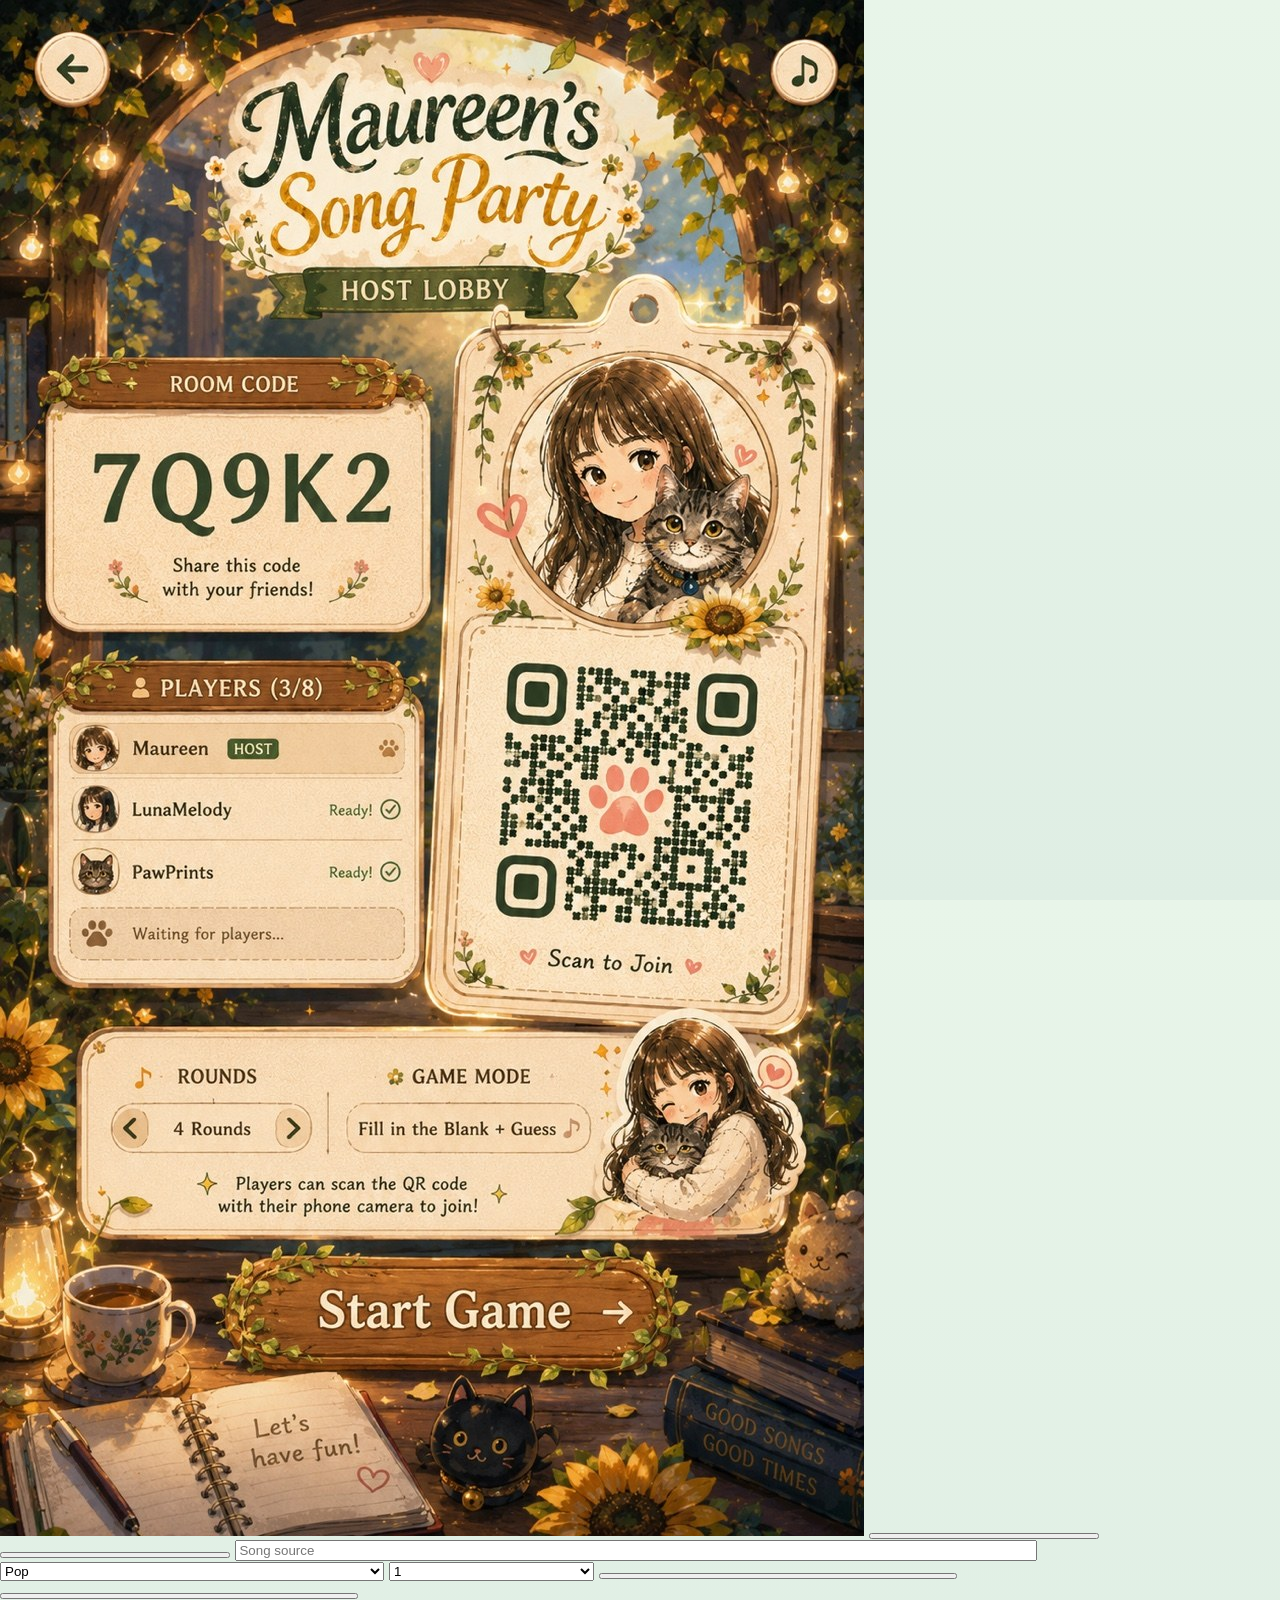
<file: composer.html>
<!doctype html>
<html lang="en">
<head>
  <meta charset="utf-8" />
  <meta name="viewport" content="width=device-width,initial-scale=1" />
  <title>Song Party — Quick Create</title>
  <link rel="stylesheet" href="styles.css">
</head>
<body>
  <main class="artboard" id="composer-artboard">
    <img src="IMG_8340.jpeg" alt="Composer mockup artboard" id="composer-img">

    <!-- Tabs -->
    <button class="hotspot" id="hot-tab-fill" style="top:12%;left:14%;width:18%;height:6%" aria-label="Fill tab"></button>
    <button class="hotspot" id="hot-tab-guess" style="top:12%;left:34%;width:18%;height:6%" aria-label="Guess tab"></button>

    <!-- Inputs (styled to blend in). These are positioned over the mockup fields. -->
    <input id="input-song-source" class="invisible-input" style="top:28%;left:12%;width:62%;height:6%" placeholder="Song source" aria-label="Song source">
    <select id="select-genre" class="invisible-input" style="top:36%;left:12%;width:30%;height:6%" aria-label="Genre">
      <option value="pop">Pop</option>
      <option value="rock">Rock</option>
      <option value="hiphop">Hip Hop</option>
    </select>
    <select id="select-blanks" class="invisible-input" style="top:36%;left:44%;width:16%;height:6%" aria-label="Number of blanks">
      <option value="1">1</option>
      <option value="2">2</option>
      <option value="3">3</option>
    </select>

    <!-- Action hotspots that look invisible but are clickable over existing mockup buttons -->
    <button class="hotspot" id="hot-auto-create" style="top:60%;left:12%;width:28%;height:10%" aria-label="Auto Create"></button>
    <button class="hotspot" id="hot-save-round" style="top:60%;left:42%;width:28%;height:10%" aria-label="Save Round"></button>

  </main>

  <script src="musicLibrary.js"></script>
  <script src="app.js"></script>
</body>
</html>
</file>
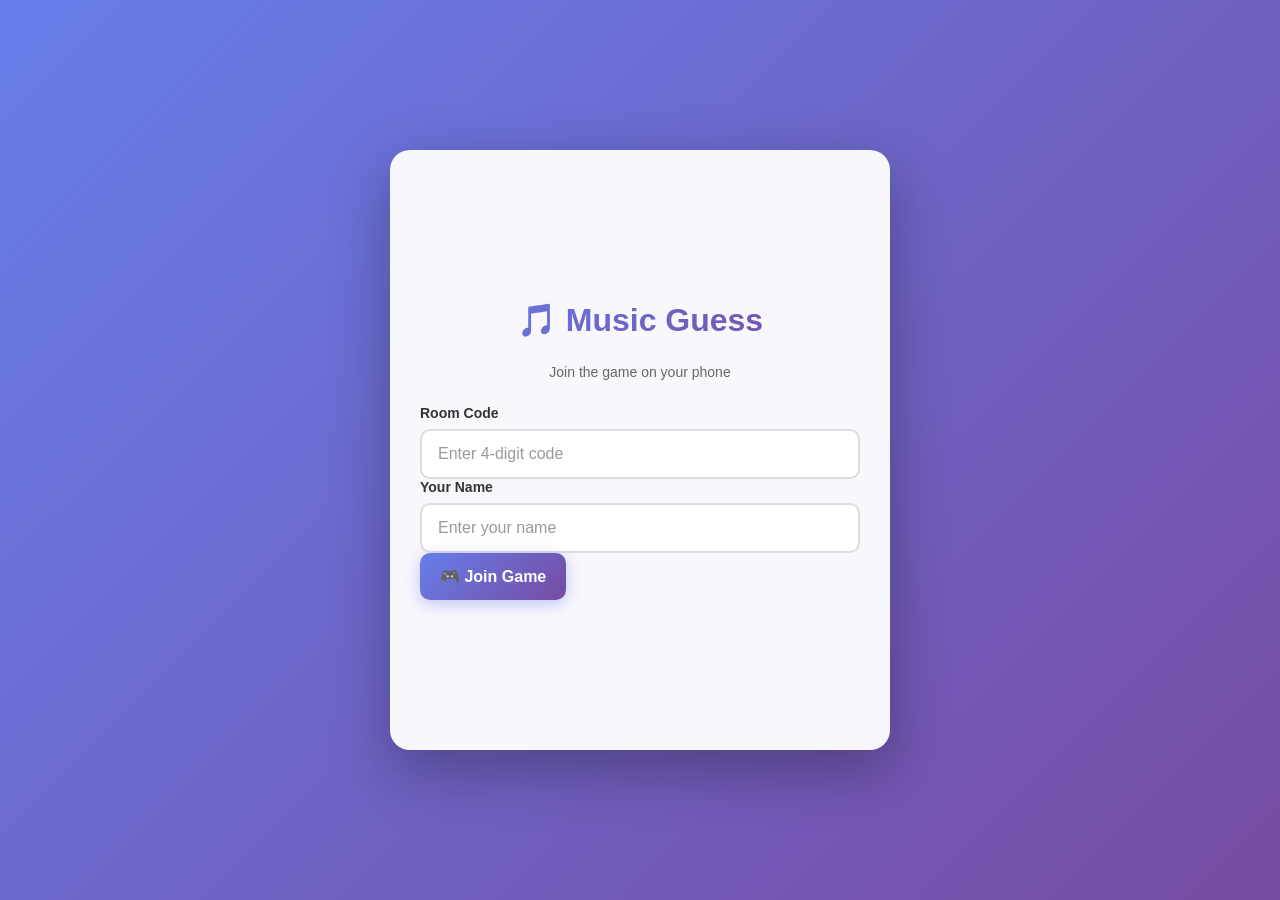
<file: public/controller.html>
<!DOCTYPE html>
<html lang="en">
<head>
    <meta charset="UTF-8">
    <meta name="viewport" content="width=device-width, initial-scale=1.0">
    <title>🎵 Music Guess - Player Controller</title>
    <style>
        * {
            margin: 0;
            padding: 0;
            box-sizing: border-box;
        }

        body {
            font-family: 'Segoe UI', Tahoma, Geneva, Verdana, sans-serif;
            background: linear-gradient(135deg, #667eea 0%, #764ba2 100%);
            min-height: 100vh;
            display: flex;
            justify-content: center;
            align-items: center;
            color: #333;
            padding: 10px;
        }

        .controller-container {
            width: 100%;
            max-width: 500px;
            background: rgba(255, 255, 255, 0.95);
            border-radius: 20px;
            box-shadow: 0 20px 60px rgba(0, 0, 0, 0.3);
            overflow: hidden;
            display: flex;
            flex-direction: column;
            min-height: 600px;
        }

        /* Login Screen */
        .login-section {
            display: flex;
            flex-direction: column;
            padding: 40px 30px;
            gap: 25px;
            flex: 1;
            justify-content: center;
        }

        .login-section.hidden {
            display: none;
        }

        .login-title {
            text-align: center;
            font-size: 32px;
            font-weight: bold;
            background: linear-gradient(135deg, #667eea, #764ba2);
            -webkit-background-clip: text;
            -webkit-text-fill-color: transparent;
            background-clip: text;
        }

        .login-subtitle {
            text-align: center;
            color: #666;
            font-size: 14px;
        }

        .form-group {
            display: flex;
            flex-direction: column;
            gap: 8px;
        }

        .form-group label {
            font-weight: 600;
            color: #333;
            font-size: 14px;
        }

        .form-group input {
            padding: 14px 16px;
            border: 2px solid #ddd;
            border-radius: 10px;
            font-size: 16px;
            transition: all 0.3s ease;
        }

        .form-group input:focus {
            outline: none;
            border-color: #667eea;
            box-shadow: 0 0 10px rgba(102, 126, 234, 0.3);
        }

        .form-group input::placeholder {
            color: #999;
        }

        .btn {
            padding: 14px 20px;
            border: none;
            border-radius: 10px;
            font-size: 16px;
            font-weight: 600;
            cursor: pointer;
            transition: all 0.3s ease;
        }

        .btn-primary {
            background: linear-gradient(135deg, #667eea, #764ba2);
            color: white;
            box-shadow: 0 4px 15px rgba(102, 126, 234, 0.4);
        }

        .btn-primary:hover:not(:disabled) {
            transform: translateY(-2px);
            box-shadow: 0 6px 20px rgba(102, 126, 234, 0.6);
        }

        .btn:disabled {
            opacity: 0.5;
            cursor: not-allowed;
            transform: none;
        }

        .error-message {
            color: #d32f2f;
            font-size: 14px;
            text-align: center;
            background: #ffebee;
            padding: 10px;
            border-radius: 8px;
            display: none;
        }

        .error-message.show {
            display: block;
        }

        /* Game Screen */
        .game-section {
            display: none;
            flex-direction: column;
            padding: 20px;
            gap: 20px;
            flex: 1;
            background: linear-gradient(to bottom, #f5f5f5, #ffffff);
        }

        .game-section.active {
            display: flex;
        }

        .game-header {
            display: flex;
            justify-content: space-between;
            align-items: center;
            padding: 15px;
            background: rgba(102, 126, 234, 0.1);
            border-radius: 10px;
        }

        .player-info {
            display: flex;
            flex-direction: column;
            gap: 5px;
        }

        .player-name {
            font-weight: 600;
            color: #333;
            font-size: 14px;
        }

        .player-score {
            font-size: 20px;
            font-weight: bold;
            color: #667eea;
        }

        .round-badge {
            background: linear-gradient(135deg, #667eea, #764ba2);
            color: white;
            padding: 8px 12px;
            border-radius: 8px;
            font-size: 12px;
            font-weight: 600;
        }

        .question-area {
            text-align: center;
            padding: 15px;
            background: rgba(102, 126, 234, 0.05);
            border-radius: 10px;
        }

        .question-text {
            font-size: 14px;
            color: #666;
            margin-bottom: 10px;
        }

        .question-title {
            font-size: 18px;
            font-weight: bold;
            color: #333;
        }

        /* Answer Buttons Grid */
        .answers-grid {
            display: grid;
            grid-template-columns: 1fr 1fr;
            gap: 12px;
            flex: 1;
        }

        .answer-btn {
            padding: 40px 20px;
            border: none;
            border-radius: 12px;
            font-size: 14px;
            font-weight: 600;
            cursor: pointer;
            transition: all 0.2s ease;
            display: flex;
            flex-direction: column;
            align-items: center;
            justify-content: center;
            gap: 8px;
            text-align: center;
            position: relative;
            overflow: hidden;
            min-height: 120px;
        }

        .answer-btn::before {
            content: '';
            position: absolute;
            top: 50%;
            left: 50%;
            width: 0;
            height: 0;
            border-radius: 50%;
            background: rgba(255, 255, 255, 0.3);
            transform: translate(-50%, -50%);
            transition: width 0.6s, height 0.6s;
        }

        .answer-btn:active::before {
            width: 300px;
            height: 300px;
        }

        .answer-btn-label {
            font-size: 12px;
            opacity: 0.8;
            position: relative;
            z-index: 1;
        }

        .answer-btn-text {
            font-size: 13px;
            position: relative;
            z-index: 1;
        }

        .answer-btn-a {
            background: linear-gradient(135deg, #FF6B6B, #EE5A6F);
            color: white;
        }

        .answer-btn-b {
            background: linear-gradient(135deg, #4ECDC4, #44A08D);
            color: white;
        }

        .answer-btn-c {
            background: linear-gradient(135deg, #FFD93D, #FBAF41);
            color: white;
        }

        .answer-btn-d {
            background: linear-gradient(135deg, #95E1D3, #6BCB77);
            color: white;
        }

        .answer-btn:hover:not(:disabled) {
            transform: scale(1.05);
            box-shadow: 0 8px 20px rgba(0, 0, 0, 0.2);
        }

        .answer-btn:active:not(:disabled) {
            transform: scale(0.98);
        }

        .answer-btn:disabled {
            opacity: 0.5;
            cursor: not-allowed;
            transform: none;
        }

        /* Result Screen */
        .result-screen {
            display: none;
            flex-direction: column;
            gap: 15px;
            padding: 20px;
        }

        .result-screen.active {
            display: flex;
        }

        .result-message {
            text-align: center;
            padding: 20px;
            border-radius: 10px;
            font-size: 18px;
            font-weight: bold;
        }

        .result-correct {
            background: #C8E6C9;
            color: #2E7D32;
        }

        .result-incorrect {
            background: #FFCDD2;
            color: #C62828;
        }

        .result-points {
            text-align: center;
            font-size: 32px;
            font-weight: bold;
            color: #667eea;
        }

        .waiting-message {
            text-align: center;
            padding: 30px;
            color: #666;
            font-size: 16px;
        }

        .mini-leaderboard {
            background: rgba(255, 255, 255, 0.9);
            border-radius: 10px;
            padding: 15px;
            max-height: 200px;
            overflow-y: auto;
        }

        .leaderboard-item {
            display: flex;
            justify-content: space-between;
            padding: 8px;
            margin: 4px 0;
            background: linear-gradient(135deg, #667eea20, #764ba220);
            border-radius: 6px;
            font-size: 13px;
        }

        .leaderboard-name {
            font-weight: 600;
        }

        .leaderboard-score {
            font-weight: bold;
            color: #667eea;
        }

        .waiting-animation {
            text-align: center;
            font-size: 40px;
            animation: bounce 1.5s infinite;
        }

        @keyframes bounce {
            0%, 100% { transform: translateY(0); }
            50% { transform: translateY(-10px); }
        }

        @media (max-width: 480px) {
            .controller-container {
                border-radius: 15px;
                min-height: 100vh;
            }

            .answer-btn {
                min-height: 100px;
                padding: 30px 15px;
            }

            .game-header {
                font-size: 12px;
            }
        }
    </style>
</head>
<body>
    <div class="controller-container">
        <!-- LOGIN SECTION -->
        <div class="login-section" id="loginSection">
            <div class="login-title">🎵 Music Guess</div>
            <div class="login-subtitle">Join the game on your phone</div>

            <form onsubmit="handleLogin(event)">
                <div class="form-group">
                    <label for="roomCodeInput">Room Code</label>
                    <input 
                        type="text" 
                        id="roomCodeInput" 
                        placeholder="Enter 4-digit code"
                        maxlength="4"
                        inputmode="numeric"
                        required
                    >
                </div>

                <div class="form-group">
                    <label for="playerNameInput">Your Name</label>
                    <input 
                        type="text" 
                        id="playerNameInput" 
                        placeholder="Enter your name"
                        maxlength="20"
                        required
                    >
                </div>

                <div class="error-message" id="errorMessage"></div>

                <button type="submit" class="btn btn-primary" id="joinBtn">
                    🎮 Join Game
                </button>
            </form>
        </div>

        <!-- GAME SECTION -->
        <div class="game-section" id="gameSection">
            <!-- Header -->
            <div class="game-header">
                <div class="player-info">
                    <div class="player-name" id="displayName">Player</div>
                    <div class="player-score">
                        <span id="playerScore">0</span> pts
                    </div>
                </div>
                <div class="round-badge" id="roundBadge">Round 1/5</div>
            </div>

            <!-- Question Area -->
            <div class="question-area" id="questionArea" style="display: none;">
                <div class="question-text">Which song is this?</div>
                <div class="question-title" id="questionTitle">Listening...</div>
            </div>

            <!-- Answer Buttons -->
            <div class="answers-grid" id="answersGrid" style="display: none;">
                <button class="answer-btn answer-btn-a" onclick="submitAnswer(0)" id="btnA">
                    <span class="answer-btn-label">A</span>
                    <span class="answer-btn-text" id="optionA">Option A</span>
                </button>
                <button class="answer-btn answer-btn-b" onclick="submitAnswer(1)" id="btnB">
                    <span class="answer-btn-label">B</span>
                    <span class="answer-btn-text" id="optionB">Option B</span>
                </button>
                <button class="answer-btn answer-btn-c" onclick="submitAnswer(2)" id="btnC">
                    <span class="answer-btn-label">C</span>
                    <span class="answer-btn-text" id="optionC">Option C</span>
                </button>
                <button class="answer-btn answer-btn-d" onclick="submitAnswer(3)" id="btnD">
                    <span class="answer-btn-label">D</span>
                    <span class="answer-btn-text" id="optionD">Option D</span>
                </button>
            </div>

            <!-- Result Screen -->
            <div class="result-screen" id="resultScreen">
                <div class="result-message" id="resultMessage">Correct! 🎉</div>
                <div class="result-points" id="resultPoints">+100 pts</div>
                <div class="waiting-message">Waiting for next round...</div>
            </div>

            <!-- Waiting Screen -->
            <div class="waiting-message" id="waitingMessage" style="display: none;">
                <div class="waiting-animation">🎵</div>
                <p>Waiting for the screen to start...</p>
            </div>

            <!-- Mini Leaderboard -->
            <div class="mini-leaderboard" id="miniLeaderboard" style="display: none;">
                <div style="font-weight: 600; margin-bottom: 8px; text-align: center;">Live Scores</div>
                <div id="leaderboardContent"></div>
            </div>
        </div>
    </div>

    <script src="https://cdn.socket.io/4.5.4/socket.io.min.js"></script>
    <script>
        // ============ SOCKET.IO SETUP ============
        const socket = io();
        let playerId = '';
        let playerName = '';
        let playerScore = 0;
        let hasAnswered = false;
        let currentRound = 0;
        let totalRounds = 0;

        // ============ EVENTS ============
        socket.on('connect', () => {
            console.log('✅ Connected to server');
        });

        socket.on('round-started', (data) => {
            console.log('🎮 Round started');
            hasAnswered = false;
            currentRound++;

            document.getElementById('questionArea').style.display = 'block';
            document.getElementById('answersGrid').style.display = 'grid';
            document.getElementById('resultScreen').classList.remove('active');
            document.getElementById('waitingMessage').style.display = 'none';
            document.getElementById('miniLeaderboard').style.display = 'none';

            document.getElementById('questionTitle').textContent = data.question.title;
            document.getElementById('roundBadge').textContent = `Round ${currentRound}/${totalRounds}`;

            // Set answer options
            const options = data.question.options;
            document.getElementById('optionA').textContent = options[0] || 'A';
            document.getElementById('optionB').textContent = options[1] || 'B';
            document.getElementById('optionC').textContent = options[2] || 'C';
            document.getElementById('optionD').textContent = options[3] || 'D';

            // Enable all buttons
            ['A', 'B', 'C', 'D'].forEach(letter => {
                document.getElementById(`btn${letter}`).disabled = false;
            });
        });

        socket.on('leaderboard-update', (data) => {
            updateMiniLeaderboard(data.leaderboard);
        });

        socket.on('answer-revealed', (data) => {
            console.log('✓ Answer revealed');
            document.getElementById('questionArea').style.display = 'none';
            document.getElementById('answersGrid').style.display = 'none';
            document.getElementById('miniLeaderboard').style.display = 'block';
            document.getElementById('resultScreen').classList.add('active');

            updateMiniLeaderboard(data.leaderboard);
        });

        socket.on('game-finished', (data) => {
            console.log('🎉 Game finished');
            document.getElementById('gameSection').innerHTML = `
                <div style="flex: 1; display: flex; flex-direction: column; justify-content: center; align-items: center; gap: 20px;">
                    <div style="font-size: 48px;">🎉</div>
                    <div style="font-size: 32px; font-weight: bold; color: #333;">Game Over!</div>
                    <div style="font-size: 28px; font-weight: bold; color: #667eea;">${playerScore} points</div>
                    <div style="font-size: 14px; color: #666; text-align: center;">Thanks for playing!</div>
                </div>
            `;
        });

        socket.on('game-ended', () => {
            location.reload();
        });

        socket.on('disconnect', () => {
            console.log('❌ Disconnected from server');
        });

        // ============ FUNCTIONS ============

        function handleLogin(event) {
            event.preventDefault();

            const roomCode = document.getElementById('roomCodeInput').value.trim();
            const name = document.getElementById('playerNameInput').value.trim();

            if (!roomCode || !name) {
                showError('Please enter room code and name');
                return;
            }

            if (roomCode.length !== 4) {
                showError('Room code must be 4 digits');
                return;
            }

            const joinBtn = document.getElementById('joinBtn');
            joinBtn.disabled = true;
            joinBtn.textContent = 'Joining...';

            socket.emit('controller-join', { roomCode, playerName: name }, (result) => {
                if (result.success) {
                    playerId = result.playerId;
                    playerName = name;
                    playerScore = 0;

                    document.getElementById('displayName').textContent = playerName;
                    document.getElementById('playerScore').textContent = '0';

                    document.getElementById('loginSection').classList.add('hidden');
                    document.getElementById('gameSection').classList.add('active');
                    document.getElementById('waitingMessage').style.display = 'block';

                    console.log(`✅ Joined as ${playerName}`);
                } else {
                    showError(result.error || 'Failed to join game');
                    joinBtn.disabled = false;
                    joinBtn.textContent = '🎮 Join Game';
                }
            });
        }

        function submitAnswer(optionIndex) {
            if (hasAnswered) return;

            hasAnswered = true;

            // Disable all buttons
            ['A', 'B', 'C', 'D'].forEach(letter => {
                document.getElementById(`btn${letter}`).disabled = true;
            });

            socket.emit('submit-answer', { selectedOptionIndex: optionIndex }, (result) => {
                if (result.success) {
                    console.log(`✓ Answer submitted: ${result.isCorrect ? 'Correct!' : 'Incorrect'} +${result.points} pts`);

                    playerScore += result.points;
                    document.getElementById('playerScore').textContent = playerScore;

                    const message = result.isCorrect ? 'Correct! 🎉' : 'Incorrect ❌';
                    const resultElement = document.getElementById('resultMessage');
                    resultElement.textContent = message;
                    resultElement.className = result.isCorrect ? 'result-message result-correct' : 'result-message result-incorrect';

                    document.getElementById('resultPoints').textContent = `+${result.points} pts`;

                    document.getElementById('questionArea').style.display = 'none';
                    document.getElementById('answersGrid').style.display = 'none';
                    document.getElementById('resultScreen').classList.add('active');
                }
            });
        }

        function showError(message) {
            const errorEl = document.getElementById('errorMessage');
            errorEl.textContent = message;
            errorEl.classList.add('show');
            setTimeout(() => {
                errorEl.classList.remove('show');
            }, 3000);
        }

        function updateMiniLeaderboard(leaderboard) {
            const content = document.getElementById('leaderboardContent');
            if (!leaderboard || leaderboard.length === 0) return;

            content.innerHTML = leaderboard.slice(0, 5).map((player, idx) => `
                <div class="leaderboard-item">
                    <span class="leaderboard-name">${idx + 1}. ${player.name}</span>
                    <span class="leaderboard-score">${player.score}</span>
                </div>
            `).join('');
        }

        // Set totalRounds on first round (fallback)
        socket.on('round-started', (data) => {
            if (totalRounds === 0) {
                totalRounds = data.totalRounds || 5;
            }
        });

        // Auto-capitalize first letter of name input
        document.getElementById('playerNameInput').addEventListener('input', (e) => {
            e.target.value = e.target.value.charAt(0).toUpperCase() + e.target.value.slice(1);
        });
    </script>
</body>
</html>
</file>
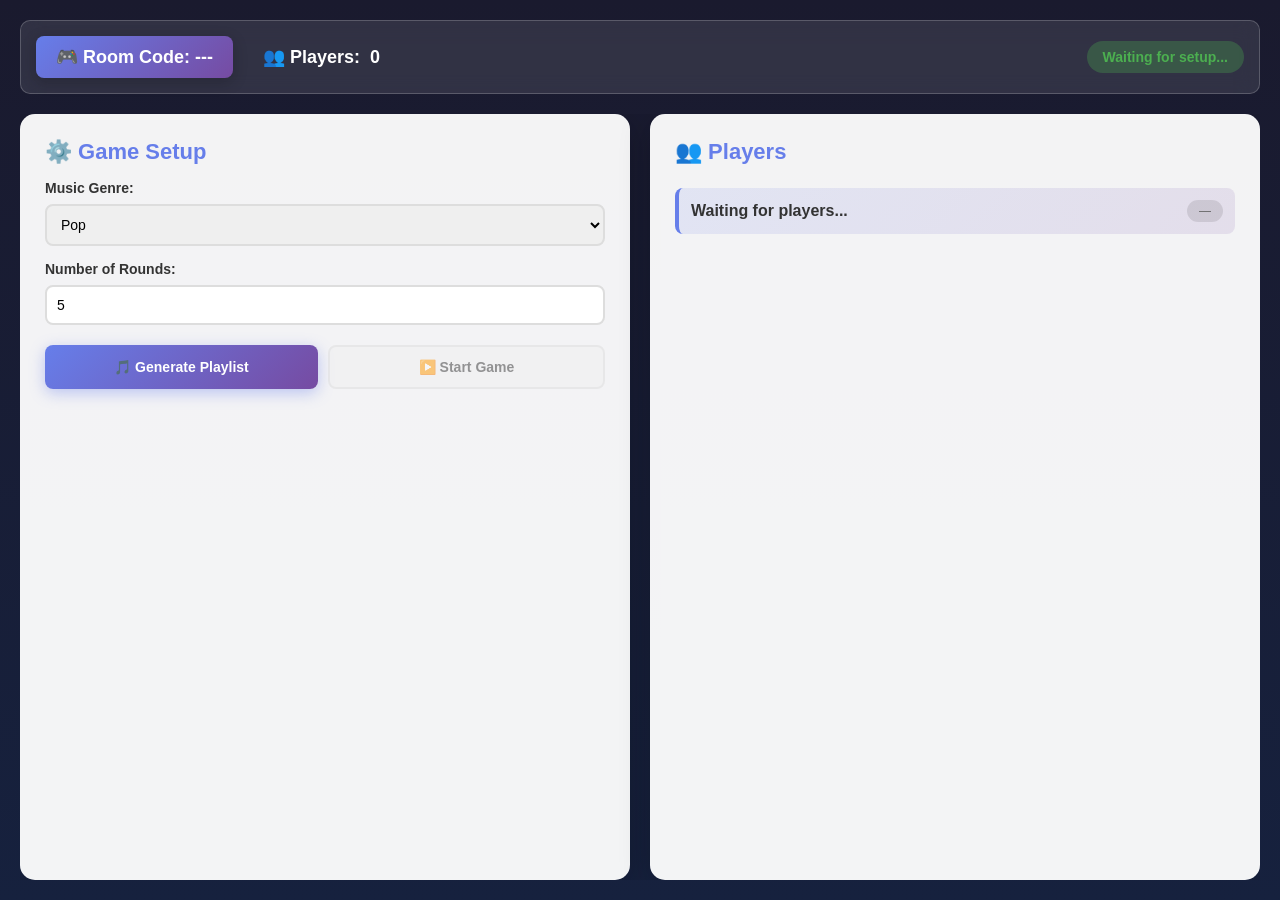
<file: public/screen.html>
<!DOCTYPE html>
<html lang="en">
<head>
    <meta charset="UTF-8">
    <meta name="viewport" content="width=device-width, initial-scale=1.0">
    <title>🎵 Music Guess - Main Screen</title>
    <style>
        * {
            margin: 0;
            padding: 0;
            box-sizing: border-box;
        }

        body {
            font-family: 'Segoe UI', Tahoma, Geneva, Verdana, sans-serif;
            background: linear-gradient(135deg, #667eea 0%, #764ba2 100%);
            min-height: 100vh;
            display: flex;
            justify-content: center;
            align-items: center;
            color: #333;
        }

        .screen-container {
            width: 100%;
            max-width: 1400px;
            height: 100vh;
            background: linear-gradient(to bottom, #1a1a2e, #16213e);
            display: flex;
            flex-direction: column;
            padding: 20px;
            position: relative;
            overflow: hidden;
        }

        /* Background animations */
        .bg-animation {
            position: absolute;
            top: 0;
            left: 0;
            width: 100%;
            height: 100%;
            pointer-events: none;
            z-index: 1;
        }

        .floating-note {
            position: absolute;
            font-size: 40px;
            opacity: 0.1;
            animation: float 8s ease-in-out infinite;
        }

        @keyframes float {
            0%, 100% { transform: translateY(0px) rotate(0deg); }
            50% { transform: translateY(-30px) rotate(10deg); }
        }

        .main-content {
            position: relative;
            z-index: 2;
            display: flex;
            flex-direction: column;
            height: 100%;
        }

        /* Header */
        .header {
            display: flex;
            justify-content: space-between;
            align-items: center;
            margin-bottom: 20px;
            padding: 15px;
            background: rgba(255, 255, 255, 0.1);
            border-radius: 10px;
            backdrop-filter: blur(10px);
            border: 1px solid rgba(255, 255, 255, 0.2);
        }

        .room-info {
            display: flex;
            gap: 30px;
            font-size: 18px;
            color: #fff;
            font-weight: bold;
        }

        .room-code {
            background: linear-gradient(135deg, #667eea, #764ba2);
            padding: 10px 20px;
            border-radius: 8px;
            box-shadow: 0 4px 15px rgba(0, 0, 0, 0.2);
        }

        .player-count {
            display: flex;
            align-items: center;
            gap: 10px;
        }

        .status {
            padding: 8px 16px;
            background: rgba(76, 175, 80, 0.3);
            border-radius: 20px;
            color: #4caf50;
            font-size: 14px;
            font-weight: 600;
        }

        /* Game State Sections */
        .lobby-section, .game-section {
            display: none;
            flex: 1;
            overflow: auto;
        }

        .lobby-section.active, .game-section.active {
            display: flex;
            flex-direction: column;
        }

        /* Lobby Layout */
        .lobby-content {
            display: grid;
            grid-template-columns: 1fr 1fr;
            gap: 20px;
            flex: 1;
        }

        .lobby-card {
            background: rgba(255, 255, 255, 0.95);
            border-radius: 15px;
            padding: 25px;
            box-shadow: 0 8px 32px rgba(0, 0, 0, 0.2);
        }

        .lobby-card h2 {
            margin-bottom: 15px;
            color: #667eea;
            font-size: 22px;
        }

        .players-list {
            list-style: none;
            max-height: 400px;
            overflow-y: auto;
        }

        .player-item {
            padding: 12px;
            margin: 8px 0;
            background: linear-gradient(135deg, #667eea20, #764ba220);
            border-left: 4px solid #667eea;
            border-radius: 8px;
            display: flex;
            justify-content: space-between;
            align-items: center;
        }

        .player-name {
            font-weight: 600;
            color: #333;
        }

        .player-status {
            font-size: 12px;
            color: #666;
            background: rgba(0, 0, 0, 0.1);
            padding: 4px 12px;
            border-radius: 12px;
        }

        .config-group {
            margin: 15px 0;
        }

        .config-group label {
            display: block;
            margin-bottom: 8px;
            font-weight: 600;
            color: #333;
            font-size: 14px;
        }

        .config-group select, .config-group input {
            width: 100%;
            padding: 10px;
            border: 2px solid #ddd;
            border-radius: 8px;
            font-size: 14px;
        }

        .config-group select:focus, .config-group input:focus {
            outline: none;
            border-color: #667eea;
            box-shadow: 0 0 10px rgba(102, 126, 234, 0.3);
        }

        .button-group {
            display: flex;
            gap: 10px;
            margin-top: 20px;
        }

        .btn {
            padding: 12px 20px;
            border: none;
            border-radius: 8px;
            font-size: 14px;
            font-weight: 600;
            cursor: pointer;
            transition: all 0.3s ease;
            flex: 1;
        }

        .btn-primary {
            background: linear-gradient(135deg, #667eea, #764ba2);
            color: white;
            box-shadow: 0 4px 15px rgba(102, 126, 234, 0.4);
        }

        .btn-primary:hover {
            transform: translateY(-2px);
            box-shadow: 0 6px 20px rgba(102, 126, 234, 0.6);
        }

        .btn-secondary {
            background: #f0f0f0;
            color: #333;
            border: 2px solid #ddd;
        }

        .btn-secondary:hover {
            background: #e0e0e0;
            border-color: #667eea;
        }

        .btn:disabled {
            opacity: 0.5;
            cursor: not-allowed;
            transform: none;
        }

        /* Game Section */
        .game-content {
            display: grid;
            grid-template-columns: 1.5fr 1fr;
            gap: 20px;
            flex: 1;
        }

        .game-main {
            background: rgba(255, 255, 255, 0.95);
            border-radius: 15px;
            padding: 25px;
            display: flex;
            flex-direction: column;
            gap: 20px;
            box-shadow: 0 8px 32px rgba(0, 0, 0, 0.2);
        }

        .round-info {
            font-size: 18px;
            color: #666;
            text-align: center;
        }

        .audio-player {
            width: 100%;
            background: #f5f5f5;
            padding: 15px;
            border-radius: 10px;
            border: 2px solid #ddd;
        }

        .audio-player audio {
            width: 100%;
        }

        .song-info {
            text-align: center;
            padding: 20px;
            background: linear-gradient(135deg, #667eea20, #764ba220);
            border-radius: 10px;
        }

        .song-title {
            font-size: 24px;
            font-weight: bold;
            color: #333;
            margin-bottom: 5px;
        }

        .song-artist {
            font-size: 16px;
            color: #666;
        }

        .countdown {
            font-size: 36px;
            font-weight: bold;
            color: #764ba2;
            text-align: center;
            padding: 20px;
            background: rgba(118, 75, 162, 0.1);
            border-radius: 10px;
        }

        .answer-display {
            padding: 20px;
            background: #f0f0f0;
            border-radius: 10px;
            text-align: center;
        }

        .correct-answer {
            font-size: 20px;
            color: #4caf50;
            font-weight: bold;
        }

        .game-leaderboard {
            background: rgba(255, 255, 255, 0.95);
            border-radius: 15px;
            padding: 25px;
            box-shadow: 0 8px 32px rgba(0, 0, 0, 0.2);
            display: flex;
            flex-direction: column;
            overflow: hidden;
        }

        .game-leaderboard h3 {
            margin-bottom: 15px;
            color: #667eea;
            text-align: center;
        }

        .leaderboard-list {
            list-style: none;
            overflow-y: auto;
            flex: 1;
        }

        .leaderboard-item {
            padding: 12px;
            margin: 8px 0;
            background: linear-gradient(135deg, #667eea20, #764ba220);
            border-radius: 8px;
            display: flex;
            justify-content: space-between;
            align-items: center;
        }

        .leaderboard-rank {
            font-weight: bold;
            color: #667eea;
            min-width: 30px;
        }

        .leaderboard-score {
            font-weight: bold;
            color: #764ba2;
            min-width: 80px;
            text-align: right;
        }

        .leaderboard-name {
            flex: 1;
            margin: 0 15px;
            font-weight: 600;
        }

        .controls {
            display: flex;
            gap: 10px;
            margin-top: 20px;
        }

        .controls .btn {
            flex: 1;
        }

        .finish-screen {
            display: none;
            position: absolute;
            top: 0;
            left: 0;
            width: 100%;
            height: 100%;
            background: linear-gradient(135deg, #667eea, #764ba2);
            z-index: 100;
            justify-content: center;
            align-items: center;
            flex-direction: column;
            gap: 30px;
        }

        .finish-screen.active {
            display: flex;
        }

        .finish-title {
            font-size: 48px;
            font-weight: bold;
            color: white;
            text-align: center;
        }

        .finish-leaderboard {
            background: rgba(255, 255, 255, 0.95);
            padding: 30px;
            border-radius: 15px;
            min-width: 400px;
        }

        .finish-leaderboard h3 {
            text-align: center;
            margin-bottom: 20px;
            color: #333;
        }

        .finish-leaderboard-item {
            display: flex;
            justify-content: space-between;
            padding: 12px;
            margin: 8px 0;
            background: linear-gradient(135deg, #667eea20, #764ba220);
            border-radius: 8px;
        }

        .medal {
            font-size: 20px;
            margin-right: 10px;
        }

        @media (max-width: 1200px) {
            .game-content {
                grid-template-columns: 1fr;
            }

            .lobby-content {
                grid-template-columns: 1fr;
            }
        }
    </style>
</head>
<body>
    <div class="screen-container">
        <!-- Background animations -->
        <div class="bg-animation" id="bgAnimation"></div>

        <div class="main-content">
            <!-- Header -->
            <div class="header">
                <div class="room-info">
                    <div class="room-code">
                        🎮 Room Code: <span id="roomCode">---</span>
                    </div>
                    <div class="player-count">
                        👥 Players: <span id="playerCount">0</span>
                    </div>
                </div>
                <div class="status" id="gameStatus">Waiting for setup...</div>
            </div>

            <!-- LOBBY SECTION -->
            <div class="lobby-section active">
                <div class="lobby-content">
                    <!-- Setup Card -->
                    <div class="lobby-card">
                        <h2>⚙️ Game Setup</h2>
                        
                        <div class="config-group">
                            <label for="genreSelect">Music Genre:</label>
                            <select id="genreSelect">
                                <option value="pop">Pop</option>
                                <option value="rock">Rock</option>
                                <option value="hip hop">Hip Hop</option>
                                <option value="electronic">Electronic</option>
                                <option value="indie">Indie</option>
                            </select>
                        </div>

                        <div class="config-group">
                            <label for="roundsInput">Number of Rounds:</label>
                            <input type="number" id="roundsInput" value="5" min="1" max="20">
                        </div>

                        <div class="button-group">
                            <button class="btn btn-primary" onclick="generatePlaylist()">
                                🎵 Generate Playlist
                            </button>
                            <button class="btn btn-secondary" onclick="startGame()" id="startGameBtn" disabled>
                                ▶️ Start Game
                            </button>
                        </div>
                    </div>

                    <!-- Players Card -->
                    <div class="lobby-card">
                        <h2>👥 Players</h2>
                        <ul class="players-list" id="playersList">
                            <li class="player-item">
                                <span class="player-name">Waiting for players...</span>
                                <span class="player-status">—</span>
                            </li>
                        </ul>
                    </div>
                </div>
            </div>

            <!-- GAME SECTION -->
            <div class="game-section">
                <div class="game-content">
                    <!-- Main Game Area -->
                    <div class="game-main">
                        <div class="round-info">
                            Round <span id="currentRound">1</span> / <span id="totalRounds">5</span>
                        </div>

                        <div class="song-info">
                            <div class="song-title" id="currentSongTitle">Loading...</div>
                            <div class="song-artist" id="currentSongArtist">Loading...</div>
                        </div>

                        <div class="audio-player">
                            <audio id="audioPlayer" controls controlsList="nodownload">
                                <source id="audioSource" src="" type="audio/mpeg">
                                Your browser does not support the audio element.
                            </audio>
                        </div>

                        <div class="countdown" id="countdown">20</div>

                        <div class="answer-display" id="answerDisplay" style="display: none;">
                            <div class="correct-answer">
                                ✓ Answer: <span id="revealedAnswer">—</span>
                            </div>
                        </div>

                        <div class="controls">
                            <button class="btn btn-primary" onclick="revealAnswer()" id="revealBtn">
                                👁️ Reveal Answer
                            </button>
                            <button class="btn btn-secondary" onclick="nextRound()" id="nextBtn" style="display: none;">
                                ⏭️ Next Round
                            </button>
                            <button class="btn btn-secondary" onclick="endGame()">
                                ⛔ End Game
                            </button>
                        </div>
                    </div>

                    <!-- Leaderboard -->
                    <div class="game-leaderboard">
                        <h3>🏆 Leaderboard</h3>
                        <ul class="leaderboard-list" id="gameLeaderboard">
                            <li class="leaderboard-item">
                                <span class="leaderboard-rank">#1</span>
                                <span class="leaderboard-name">No players yet</span>
                                <span class="leaderboard-score">0 pts</span>
                            </li>
                        </ul>
                    </div>
                </div>
            </div>
        </div>

        <!-- Finish Screen -->
        <div class="finish-screen" id="finishScreen">
            <div class="finish-title">🎉 Game Over!</div>
            <div class="finish-leaderboard">
                <h3>Final Leaderboard</h3>
                <div id="finishLeaderboard"></div>
            </div>
            <button class="btn btn-primary" style="width: 200px;" onclick="location.reload()">
                🔄 Play Again
            </button>
        </div>
    </div>

    <script src="https://cdn.socket.io/4.5.4/socket.io.min.js"></script>
    <script>
        // ============ SOCKET.IO SETUP ============
        const socket = io();
        let roomCode = '';
        let gameState = 'lobby';
        let currentRoundIndex = 0;
        let totalRounds = 5;
        let countdownInterval;

        // ============ INITIALIZATION ============
        socket.on('connect', () => {
            console.log('✅ Connected to server');
            socket.emit('screen-connect', (data) => {
                roomCode = data.roomCode;
                document.getElementById('roomCode').textContent = roomCode;
                updateStatus('Ready - Players can join');
                console.log(`📺 Screen room: ${roomCode}`);
            });
        });

        // ============ GAME EVENTS ============
        socket.on('player-joined', (data) => {
            console.log(`👤 ${data.playerName} joined`);
            document.getElementById('playerCount').textContent = data.players.length;
            updatePlayersList(data.players);
        });

        socket.on('player-left', (data) => {
            console.log(`👤 ${data.playerName} left`);
            document.getElementById('playerCount').textContent = data.players.length;
            updatePlayersList(data.players);
        });

        socket.on('playlist-ready', (data) => {
            console.log(`🎵 Playlist ready: ${data.playlistLength} tracks`);
            totalRounds = data.playlistLength;
            document.getElementById('totalRounds').textContent = totalRounds;
            document.getElementById('startGameBtn').disabled = false;
            updateStatus('Playlist loaded - Ready to start!');
        });

        socket.on('round-started', (data) => {
            console.log(`🎮 Round started`);
            gameState = 'playing';
            currentRoundIndex++;

            document.getElementById('currentRound').textContent = currentRoundIndex;
            document.getElementById('currentSongTitle').textContent = data.question.title;
            document.getElementById('currentSongArtist').textContent = data.question.preview ? 'Playing...' : 'No preview available';
            document.getElementById('audioSource').src = data.question.preview;
            document.getElementById('answerDisplay').style.display = 'none';
            document.getElementById('revealBtn').style.display = 'inline-block';
            document.getElementById('nextBtn').style.display = 'none';

            // Play audio
            const audio = document.getElementById('audioPlayer');
            audio.load();
            audio.play().catch(e => console.warn('Auto-play blocked:', e));

            // Start countdown
            startCountdown(20);
            updateStatus('Round in progress...');
        });

        socket.on('leaderboard-update', (data) => {
            updateLeaderboard(data.leaderboard);
        });

        socket.on('answer-revealed', (data) => {
            console.log(`✓ Answer revealed`);
            gameState = 'revealing';
            document.getElementById('audioPlayer').pause();
            clearInterval(countdownInterval);
            document.getElementById('countdown').textContent = '—';

            document.getElementById('revealedAnswer').textContent = `${data.correctAnswer} by ${data.correctArtist}`;
            document.getElementById('answerDisplay').style.display = 'block';
            document.getElementById('revealBtn').style.display = 'none';
            document.getElementById('nextBtn').style.display = 'inline-block';

            updateLeaderboard(data.leaderboard);
            updateStatus('Waiting for next round...');
        });

        socket.on('game-finished', (data) => {
            console.log(`🎉 Game finished`);
            gameState = 'finished';
            document.getElementById('audioPlayer').pause();
            clearInterval(countdownInterval);

            showFinishScreen(data.leaderboard);
        });

        socket.on('game-ended', () => {
            location.reload();
        });

        socket.on('disconnect', () => {
            console.log('❌ Disconnected from server');
            updateStatus('Disconnected!');
        });

        // ============ FUNCTIONS ============

        function updateStatus(message) {
            document.getElementById('gameStatus').textContent = message;
        }

        function updatePlayersList(players) {
            const list = document.getElementById('playersList');
            if (players.length === 0) {
                list.innerHTML = '<li class="player-item"><span class="player-name">Waiting for players...</span></li>';
                return;
            }

            list.innerHTML = players.map(p => `
                <li class="player-item">
                    <span class="player-name">${p.name}</span>
                    <span class="player-status">${p.score} pts</span>
                </li>
            `).join('');
        }

        function updateLeaderboard(leaderboard) {
            const list = document.getElementById('gameLeaderboard');
            list.innerHTML = leaderboard.map((player, idx) => `
                <li class="leaderboard-item">
                    <span class="leaderboard-rank">#${idx + 1}</span>
                    <span class="leaderboard-name">${player.name}</span>
                    <span class="leaderboard-score">${player.score} pts</span>
                </li>
            `).join('');
        }

        function startCountdown(seconds) {
            let remaining = seconds;
            document.getElementById('countdown').textContent = remaining;

            countdownInterval = setInterval(() => {
                remaining--;
                document.getElementById('countdown').textContent = Math.max(0, remaining);

                if (remaining <= 0) {
                    clearInterval(countdownInterval);
                }
            }, 1000);
        }

        function generatePlaylist() {
            const genre = document.getElementById('genreSelect').value;
            const rounds = parseInt(document.getElementById('roundsInput').value);

            updateStatus('Generating playlist...');
            socket.emit('generate-playlist', { genre, rounds }, (result) => {
                if (result.success) {
                    console.log('✅ Playlist generated');
                } else {
                    console.error('❌ Failed to generate playlist');
                    updateStatus('Failed to generate playlist');
                }
            });
        }

        function startGame() {
            updateStatus('Starting game...');
            document.querySelector('.lobby-section').classList.remove('active');
            document.querySelector('.game-section').classList.add('active');

            socket.emit('start-game', (result) => {
                if (result.success) {
                    console.log('✅ Game started');
                } else {
                    console.error('❌ Failed to start game:', result.error);
                    updateStatus('Failed to start game: ' + result.error);
                }
            });
        }

        function revealAnswer() {
            socket.emit('reveal-answer', (result) => {
                if (result.success) {
                    console.log('✅ Answer revealed');
                } else {
                    console.error('❌ Failed to reveal answer');
                }
            });
        }

        function nextRound() {
            socket.emit('next-round', (result) => {
                if (!result.hasMore) {
                    console.log('🎉 Game finished');
                } else {
                    console.log('➡️ Next round');
                }
            });
        }

        function endGame() {
            if (confirm('Are you sure you want to end the game?')) {
                socket.emit('end-game');
            }
        }

        function showFinishScreen(leaderboard) {
            const medals = ['🥇', '🥈', '🥉'];
            const html = leaderboard.map((player, idx) => `
                <div class="finish-leaderboard-item">
                    <span class="medal">${medals[idx] || '🏅'}</span>
                    <span>${player.name}</span>
                    <span style="font-weight: bold;">${player.score} pts</span>
                </div>
            `).join('');

            document.getElementById('finishLeaderboard').innerHTML = html;
            document.getElementById('finishScreen').classList.add('active');
        }

        // Add floating notes to background
        function createFloatingNotes() {
            const container = document.getElementById('bgAnimation');
            const notes = ['♪', '♫', '♬', '🎵'];
            for (let i = 0; i < 20; i++) {
                const note = document.createElement('div');
                note.className = 'floating-note';
                note.textContent = notes[Math.floor(Math.random() * notes.length)];
                note.style.left = Math.random() * 100 + '%';
                note.style.top = Math.random() * 100 + '%';
                note.style.animationDelay = Math.random() * 3 + 's';
                container.appendChild(note);
            }
        }

        createFloatingNotes();
    </script>
</body>
</html>
</file>
<file: styles.css>
/* styles.css — cozy anime / storybook style inspired by the mockups */
:root{
  --bg: #e8f5e9; /* soft green */
  --panel: #fff7e6; /* warm parchment */
  --wood: #8d6e3b;
  --accent: #f6b93b; /* sunflower */
  --muted: #6b6b6b;
  --radius: 14px;
  font-family: 'Inter', system-ui, -apple-system, 'Segoe UI', Roboto, 'Helvetica Neue', Arial;
}
html,body{height:100%;margin:0;background:linear-gradient(180deg,var(--bg),#dfeee4);}
.container{max-width:900px;margin:32px auto;padding:20px}
.title{text-align:center;margin-bottom:18px}
.title h1{margin:0;font-size:40px;color:#345;letter-spacing:1px}
.subtitle{margin:4px 0;color:var(--muted)}
.card{background:var(--panel);border-radius:var(--radius);box-shadow:0 6px 18px rgba(0,0,0,0.08);padding:16px}
.controls{display:flex;gap:12px;align-items:center;justify-content:space-between}
.mode-select label{display:block;font-size:12px;color:var(--muted)}
.mode-select select{padding:8px;border-radius:8px;border:1px solid rgba(0,0,0,0.08)}
.buttons{display:flex;gap:8px}
.btn{background:transparent;border-radius:10px;padding:10px 14px;border:2px solid rgba(0,0,0,0.08);cursor:pointer;font-weight:600}
.btn.primary{background:linear-gradient(180deg,#ffe8b2,#ffd27a);border-color:var(--wood)}
.btn.secondary{background:#fff;border:1px solid rgba(0,0,0,0.06)}
.how{margin-top:16px}
.qr-inline{display:inline-block;width:56px;height:56px;border-radius:8px;border:1px solid rgba(0,0,0,0.06);vertical-align:middle}
.credits{margin-top:18px;text-align:center;color:var(--muted)}

/* Host styles */
.host-container{max-width:1100px;margin:20px auto}
.host-header{display:flex;align-items:center;justify-content:space-between;padding:12px}
.room-code{font-size:18px;color:#234}
.host-main{display:flex;gap:14px;margin-top:12px}
.panel{width:320px;padding:12px}
.player-list{list-style:none;padding:0;margin:0}
.player-list li{padding:8px;border-radius:8px;background:rgba(0,0,0,0.02);margin-bottom:8px;display:flex;justify-content:space-between}
.stage{flex:1;padding:12px}
.host-music{height:200px;background:linear-gradient(180deg,#fff,#fff8f0);border-radius:10px;display:flex;align-items:center;justify-content:center}
.host-music iframe{width:100%;height:100%;border-radius:10px}
.round-panel{margin-top:12px}
.leaderboard{margin-top:12px;padding:8px}

/* Player */
.player-container{max-width:460px;margin:28px auto;padding:18px}
.join-panel input{width:100%;padding:8px;border-radius:8px;border:1px solid rgba(0,0,0,0.06);margin-bottom:8px}
.row{display:flex;gap:8px}
.hidden{display:none}
.question-text{font-weight:700;font-size:20px;margin-bottom:8px}
.choices{display:grid;grid-template-columns:1fr;gap:10px}
.choice{padding:10px;border-radius:10px;background:#fff;border:2px solid rgba(0,0,0,0.06);cursor:pointer}
.choice.disabled{opacity:0.6;pointer-events:none}
.leaderboard{border-radius:10px;background:rgba(255,255,255,0.9);padding:12px}

/* small screens */
@media (max-width:700px){.host-main{flex-direction:column}.panel{width:100%}.stage{width:100%}}
</file>
